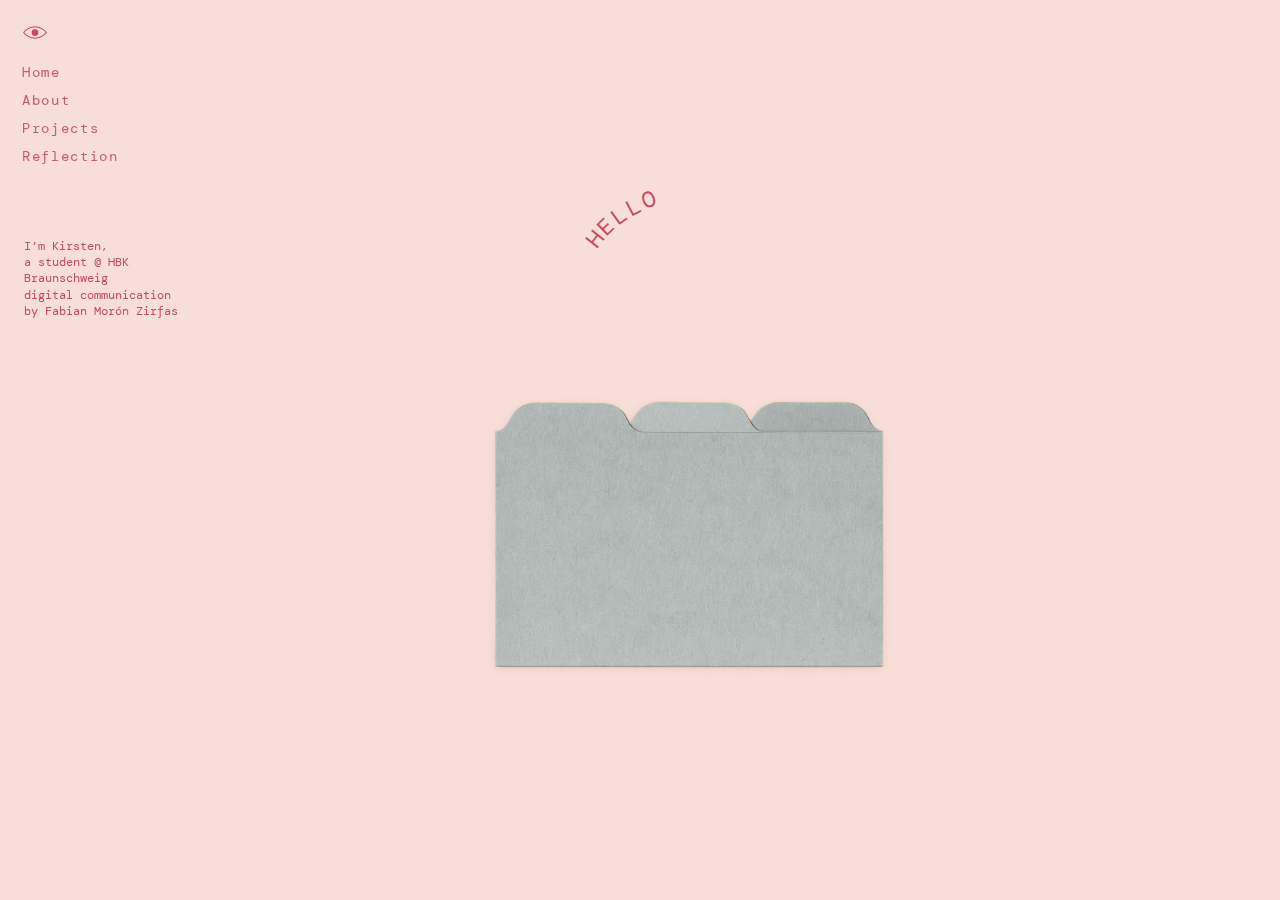
<file: index.html>
<!doctype html>
<html lang="en">
<head>
  <meta charset="utf-8" />
  <meta name="viewport" content="width=device-width, initial-scale=1" />
  <title>Kirsten's Portfolio</title>

  <!-- Fonts -->
  <link rel="preconnect" href="https://fonts.gstatic.com" crossorigin>
  <link href="https://fonts.googleapis.com/css2?family=DM+Mono:wght@300;400;500&family=Inter:wght@300;400;500&display=swap" rel="stylesheet">

  <!-- Styles -->
  <link href="style.css" rel="stylesheet" />

  <!-- p5 first, then your script (deferred so DOM exists) -->
  <!-- <script src="https://cdn.jsdelivr.net/npm/p5@1.9.4/lib/p5.min.js"></script>
  <script defer src="app.js"></script> -->
</head>
<body>
  <main class="page">
    <aside class="sidebar">
      <svg class="eye" viewBox="0 0 64 32" aria-hidden="true">
        <path d="M32 2C14 2 4 16 4 16s10 14 28 14 28-14 28-14S50 2 32 2Z" />
        <circle cx="32" cy="16" r="7" fill="currentColor"/>
      </svg>

      <nav class="nav">
        <a href="index.html" class="nav-link">Home</a>
        <a href="about.html" class="nav-link">About</a>
        <a href="projects.html" class="nav-link">Projects</a>
        <a href="Reflection.html" class="nav-link">Reflection</a>
      </nav>

      <p class="intro">
        I’m Kirsten,<br>
         a student @ HBK Braunschweig<br>
        digital communication<br>
        by Fabian Morón Zirfas
      </p>
    </aside>


   <section class="hero">
  <div class="hero-wrap">
    <!-- Curved hello -->
    <svg class="hello-arc" viewBox="0 0 200 120" aria-hidden="true">
      <defs><path id="helloArc" d="M20,90 A80,80 0 0,1 180,90" /></defs>
      <text class="hello-text">
        <textPath href="#helloArc" startOffset="30%" text-anchor="middle">HELLO</textPath>
      </text>
    </svg>

    <a id="folderBtn" class="folder-hero" href="reflecion.html" aria-label="Open reflexion">
      <img src="images/folder.png" alt="folder" />
    </a>
  </div>
</section>

  </main>
</body>
</html>
</file>
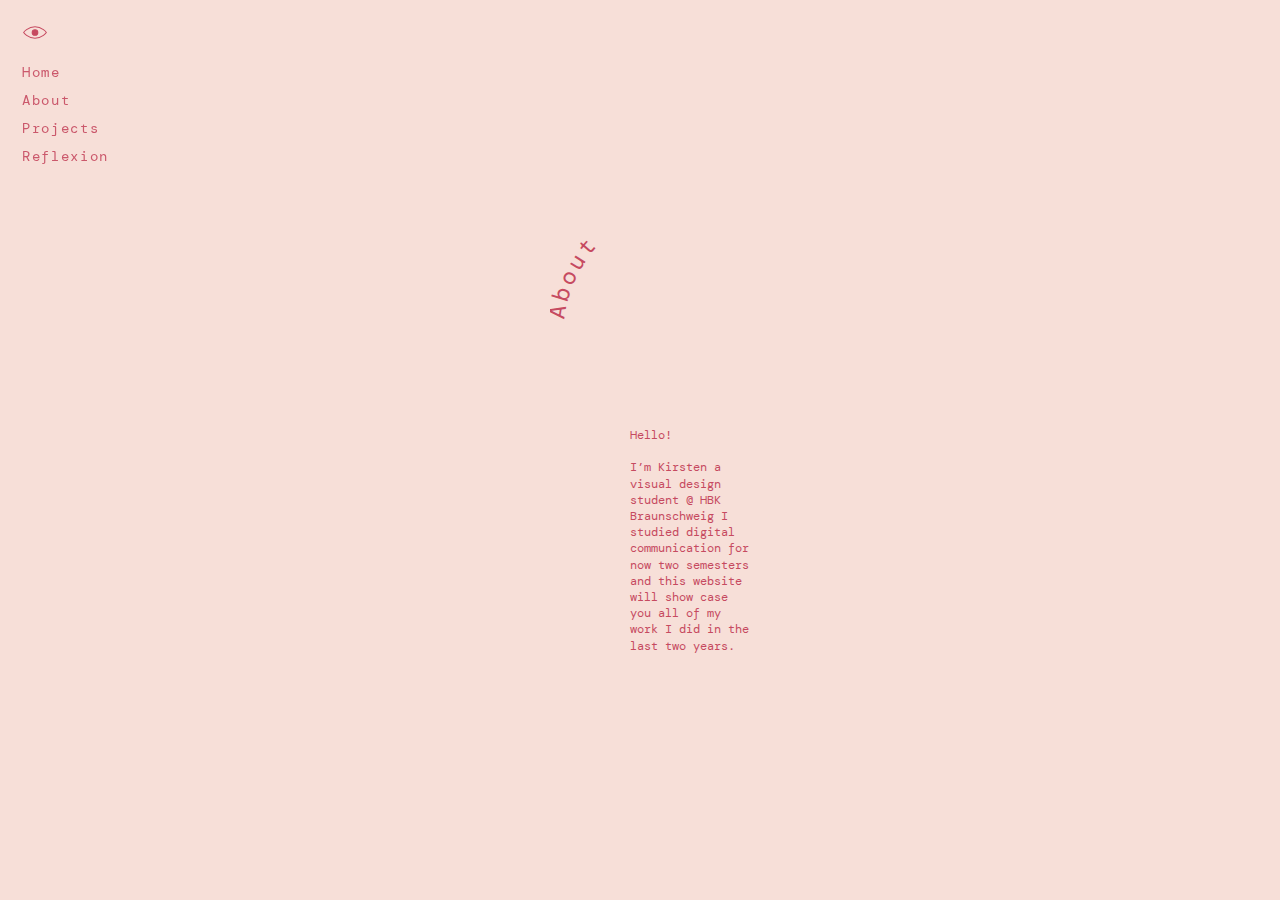
<file: about.html>
<!doctype html>
<html lang="en">
<head>
  <meta charset="utf-8" />
  <meta name="viewport" content="width=device-width, initial-scale=1" />
  <title>Kirsten's Portfolio</title>

  <link rel="preconnect" href="https://fonts.gstatic.com" crossorigin>
  <link href="https://fonts.googleapis.com/css2?family=DM+Mono:wght@300;400;500&family=Inter:wght@300;400;500&display=swap" rel="stylesheet">

  <!-- Styles -->
  <link href="about.css" rel="stylesheet" />

  <!-- p5 first, then your script (deferred so DOM exists) -->
  <!-- <script src="https://cdn.jsdelivr.net/npm/p5@1.9.4/lib/p5.min.js"></script>
  <script defer src="app.js"></script> -->
</head>
<body>
  <main class="page">
    <aside class="sidebar">
      <svg class="eye" viewBox="0 0 64 32" aria-hidden="true">
        <path d="M32 2C14 2 4 16 4 16s10 14 28 14 28-14 28-14S50 2 32 2Z" />
        <circle cx="32" cy="16" r="7" fill="currentColor"/>
      </svg>

      <nav class="nav">
        <a href="home.html" class="nav-link">Home</a>
        <a href="about.html" class="nav-link">About</a>
        <a href="projects.html" class="nav-link">Projects</a>
        <a href="reflexion.html" class="nav-link">Reflexion</a>
      </nav>
    </aside>


   <section class="hero">
  <div class="hero-wrap">
    <!-- Curved HELLO -->
    <svg class="hello-arc" viewBox="0 0 190 120" aria-hidden="true">
      <defs><path id="helloArc" d="M10,70 A80,80 0 0,1 180,90" /></defs>
      <text class="hello-text">
        <textPath href="#helloArc" startOffset="10%" text-anchor="middle">About</textPath>
      </text>
    </svg>
     <p class="intro">
       Hello!<br></br> I’m Kirsten a visual design student @ HBK Braunschweig
        I studied digital communication for now two semesters and this website will show case you all of my work I did in the last two years.
      </p>
</section>

  </main>
</body>
</html>
</file>
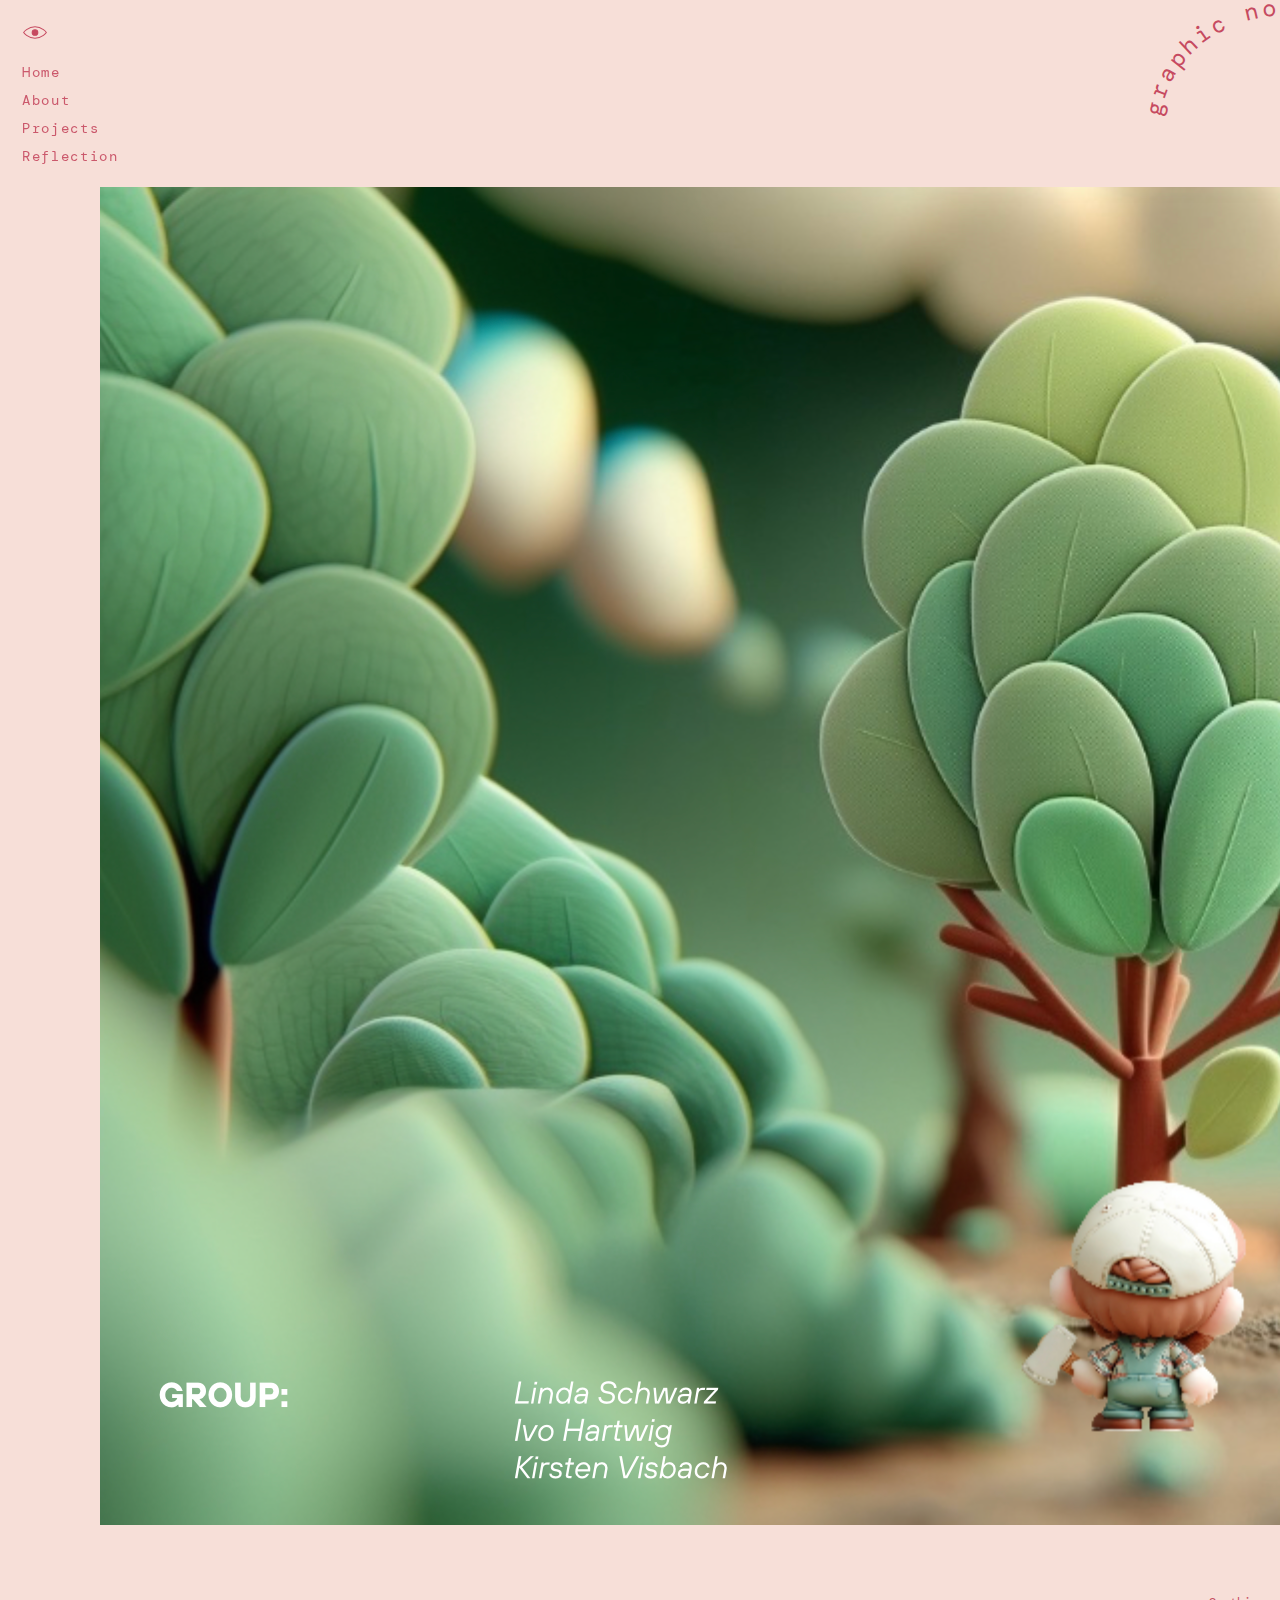
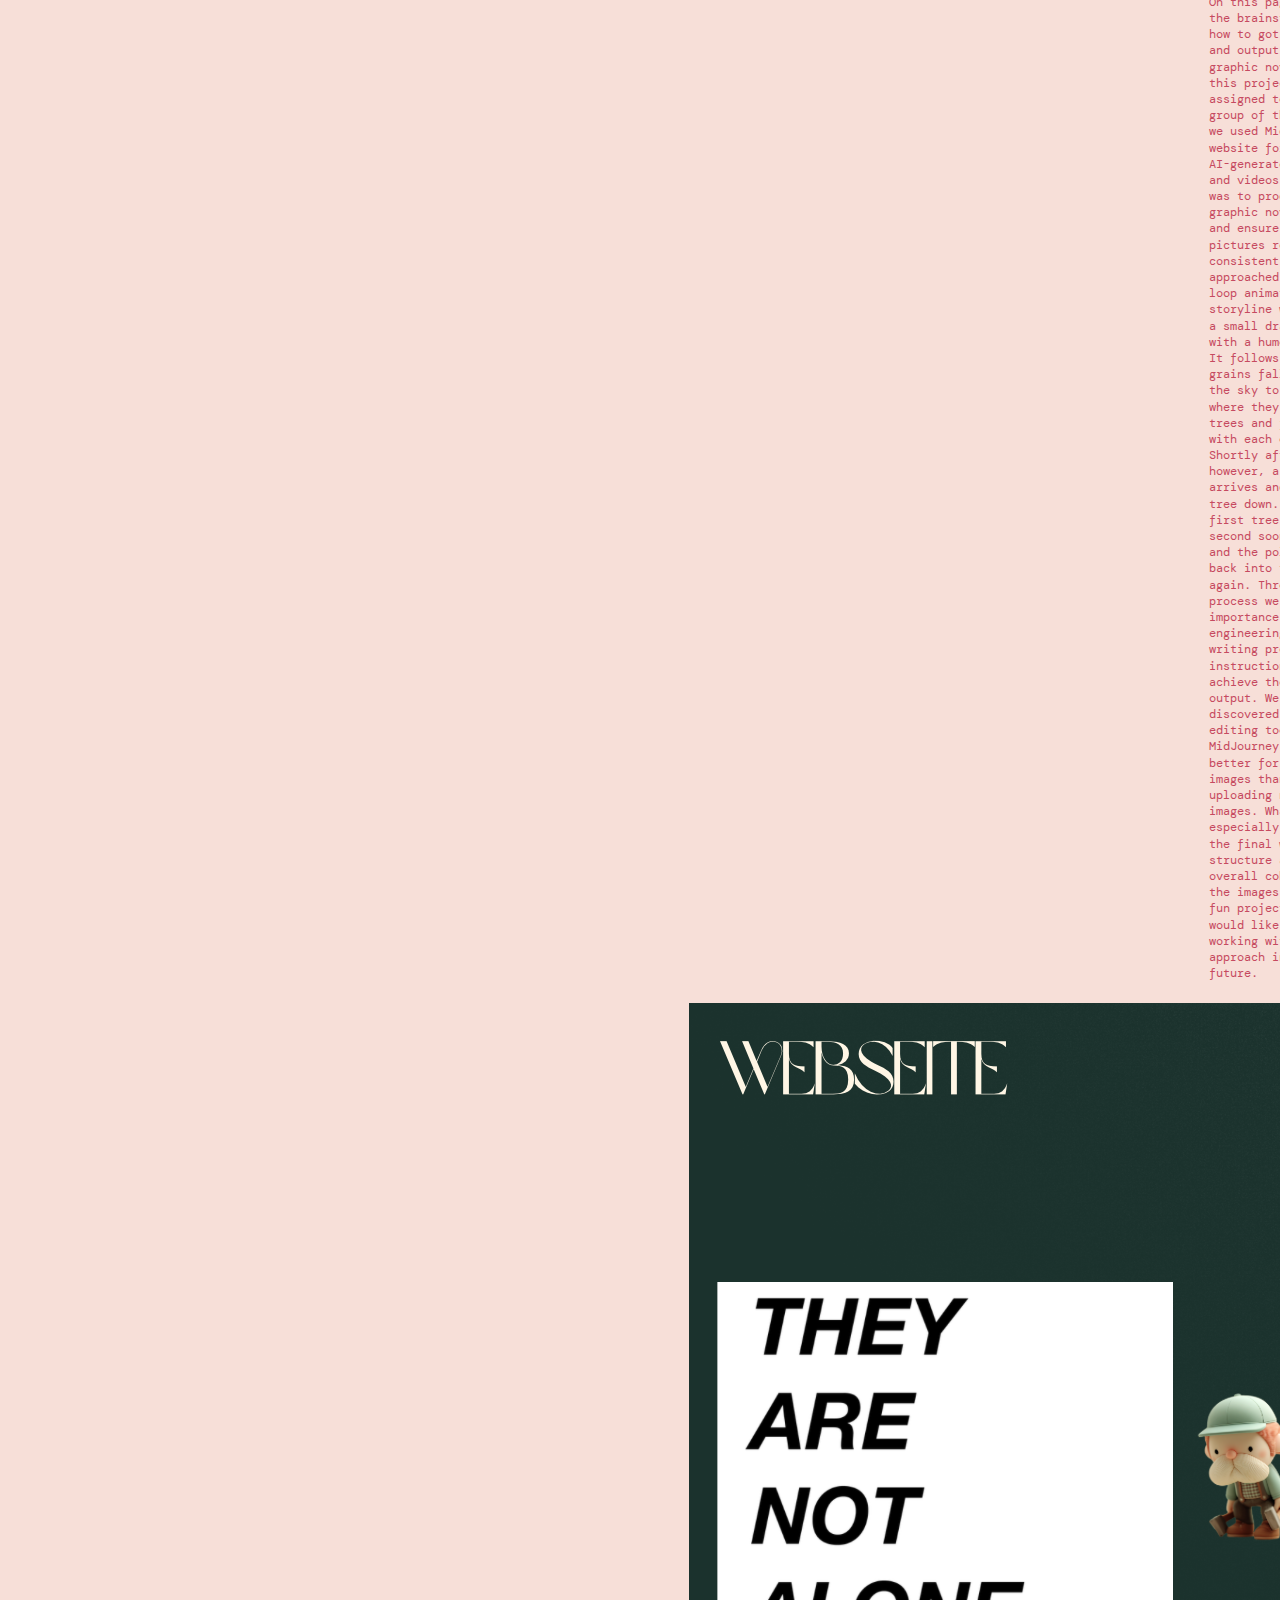
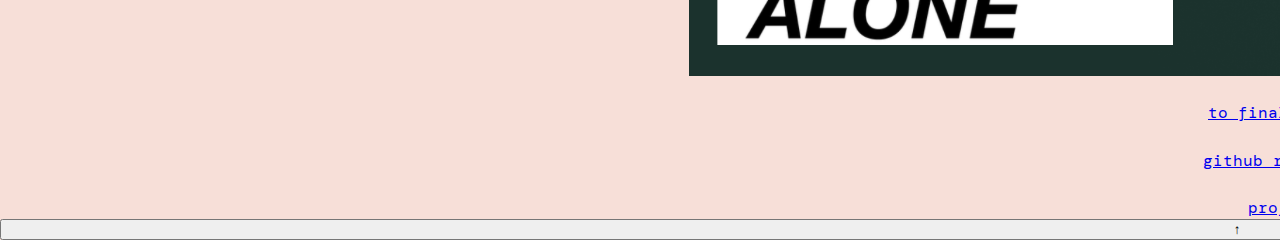
<file: graphicnovel.html>
<!doctype html>
<html lang="en">
<head>
  <meta charset="utf-8" />
  <meta name="viewport" content="width=device-width, initial-scale=1" />
  <title>a-generative-graphic-novel</title>

  <link rel="preconnect" href="https://fonts.gstatic.com" crossorigin>
  <link href="https://fonts.googleapis.com/css2?family=DM+Mono:wght@300;400;500&family=Inter:wght@300;400;500&display=swap" rel="stylesheet">
  <link href="style.css" rel="stylesheet" />
  <script src="app.js"></script>
  
  <!-- <script src="https://cdn.jsdelivr.net/npm/p5@1.9.4/lib/p5.min.js"></script>
  <script defer src="app.js"></script> -->
</head>
<body>
  <main class="page">
    <aside class="sidebar">
      <svg class="eye" viewBox="0 0 64 32" aria-hidden="true">
        <path d="M32 2C14 2 4 16 4 16s10 14 28 14 28-14 28-14S50 2 32 2Z" />
        <circle cx="32" cy="16" r="7" fill="currentColor"/>
      </svg>

      <nav class="nav">
        <a href="index.html" class="nav-link">Home</a>
        <a href="about.html" class="nav-link">About</a>
        <a href="projects.html" class="nav-link">Projects</a>
        <a href="Reflection.html" class="nav-link">Reflection</a>
      </nav>
    </aside>


   <section class="hero">
  <div class="hero-wrap">
     <svg class="hello-arc" viewBox="0 0 190 120" aria-hidden="true">
      <defs><path id="helloArc" d="M10,80 A80,70 0 0,1 180,90" /></defs>
      <text class="hello-text">
        <textPath href="#helloArc" startOffset="30%" text-anchor="middle">graphic novel</textPath>
      </text>
    </svg>
    
    <a href="https://www.canva.com/design/DAGsN18Jlw4/VsTL5c9H2ER5AGRiDi23nA/edit?utm_content=DAGsN18Jlw4&utm_campaign=designshare&utm_medium=link2&utm_source=sharebutton"><img class="img" src="images/graphic-novel.png" alt=""/> </a>
    <p class="intro">
      On this page you find the brainstorming on how to got our ideas and output for our graphic novel.
      For this project I was assigned to work in a group of three, where we used MidJourney, a website for creating AI-generated images and videos. The goal was to produce a graphic novel using AI and ensure that the pictures remained consistent, which we approached through a loop animation.

The storyline was built as a small dramaturgy with a humorous twist. It follows two pollen grains falling from the sky to the earth, where they grow into trees and fall in love with each other. Shortly after, however, a lumberjack arrives and cuts one tree down. When the first tree falls, the second soon follows, and the pollen rise back into the sky again.

Through this process we learned the importance of prompt engineering and writing precise instructions to achieve the desired output. We also discovered that the editing tool in MidJourney worked better for refining images than repeatedly uploading new input images.

What worked especially well was the final website structure and the overall coherence of the images. It was a fun project, and I would like to continue working with this approach in the future.
    </p>
    <img src="images/websitestructure.png" alt="Diagram showing the structure of a graphic novel website. The diagram includes large bold text blocks reading THEY ARE NOT ALONE and THE TREES WILL GROW, accompanied by two cartoon characters resembling lumberjacks. The right side contains an info section with bullet points in German about Javascript code, frame sizes, text and scene separation, reader engagement, and responsive design for mobile devices. The overall tone is playful and creative, set against a dark green background."/>

    <a href="https://hbk-bs.github.io/a-generative-graphic-novel-graphik_linda_kirsten_ivo/" class="projects">to final project</a>
     <a href="https://github.com/hbk-bs/a-generative-graphic-novel-graphik_linda_kirsten_ivo" class="projects">github repository</a>
 <a href="projects.html" class="projects">projects</a>
</section>
<button id="goToTop" title="Go to top">↑</button>

  </main>
</body>
</html>
</file>
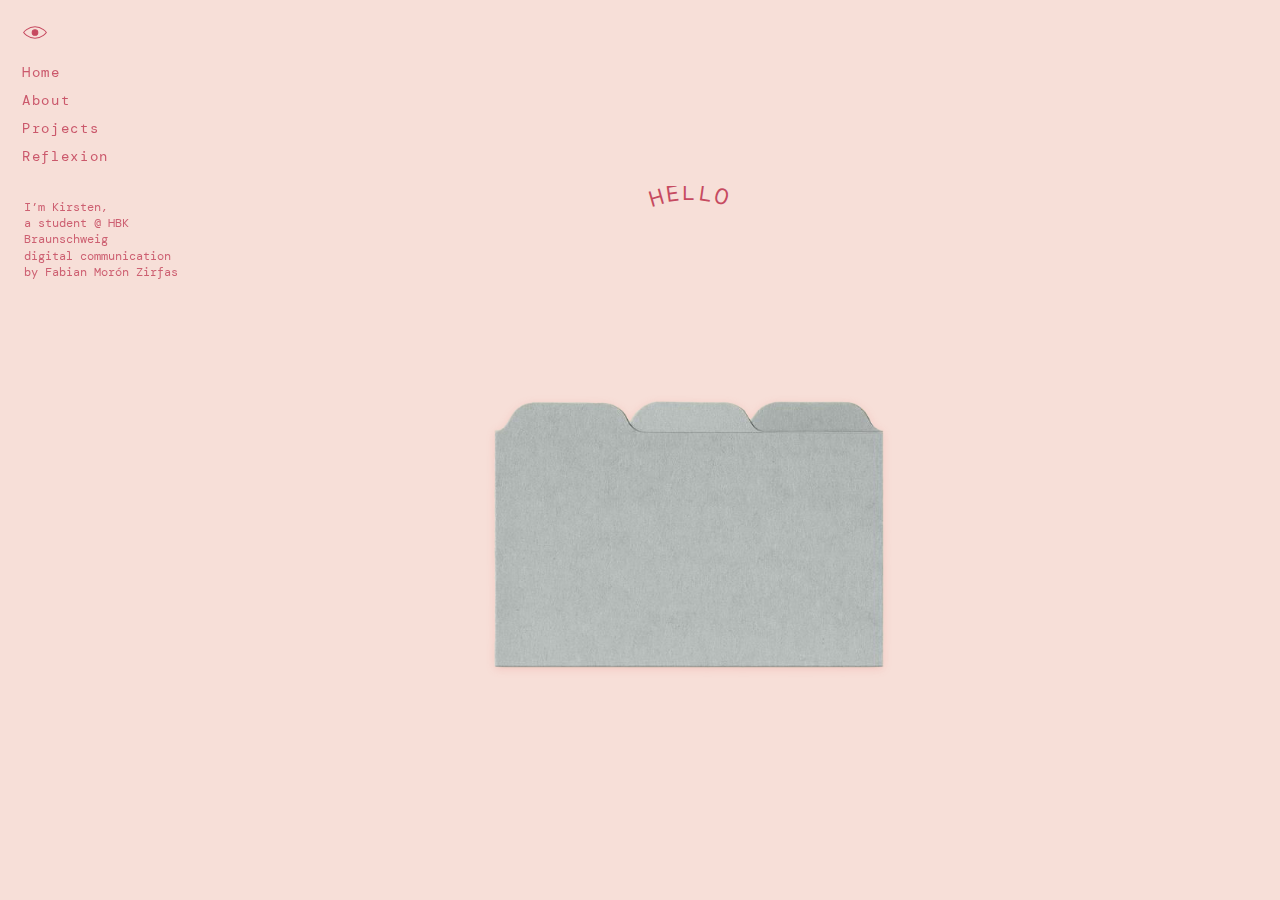
<file: home.html>
<!doctype html>
<html lang="en">
<head>
  <meta charset="utf-8" />
  <meta name="viewport" content="width=device-width, initial-scale=1" />
  <title>Kirsten's Portfolio</title>

  <!-- Fonts -->
  <link rel="preconnect" href="https://fonts.gstatic.com" crossorigin>
  <link href="https://fonts.googleapis.com/css2?family=DM+Mono:wght@300;400;500&family=Inter:wght@300;400;500&display=swap" rel="stylesheet">

  <!-- Styles -->
  <link href="indexstyle.css" rel="stylesheet" />

  <!-- p5 first, then your script (deferred so DOM exists) -->
  <!-- <script src="https://cdn.jsdelivr.net/npm/p5@1.9.4/lib/p5.min.js"></script>
  <script defer src="app.js"></script> -->
</head>
<body>
  <main class="page">
    <aside class="sidebar">
      <svg class="eye" viewBox="0 0 64 32" aria-hidden="true">
        <path d="M32 2C14 2 4 16 4 16s10 14 28 14 28-14 28-14S50 2 32 2Z" />
        <circle cx="32" cy="16" r="7" fill="currentColor"/>
      </svg>

      <nav class="nav">
        <a href="home.html" class="nav-link">Home</a>
        <a href="about.html" class="nav-link">About</a>
        <a href="projects.html" class="nav-link">Projects</a>
        <a href="reflexion.html" class="nav-link">Reflexion</a>
      </nav>

      <p class="intro">
        I’m Kirsten,<br>
         a student @ HBK Braunschweig<br>
        digital communication<br>
        by Fabian Morón Zirfas
      </p>
    </aside>


   <section class="hero">
  <div class="hero-wrap">
    <!-- Curved hello -->
    <svg class="hello-arc" viewBox="0 0 200 120" aria-hidden="true">
      <defs><path id="helloArc" d="M20,90 A80,80 0 0,1 180,90" /></defs>
      <text class="hello-text">
        <textPath href="#helloArc" startOffset="50%" text-anchor="middle">HELLO</textPath>
      </text>
    </svg>

    <a id="folderBtn" class="folder-hero" href="reflexion.html" aria-label="Open reflexion">
      <img src="images/folder.png" alt="folder" />
    </a>
  </div>
</section>

  </main>
</body>
</html>
</file>
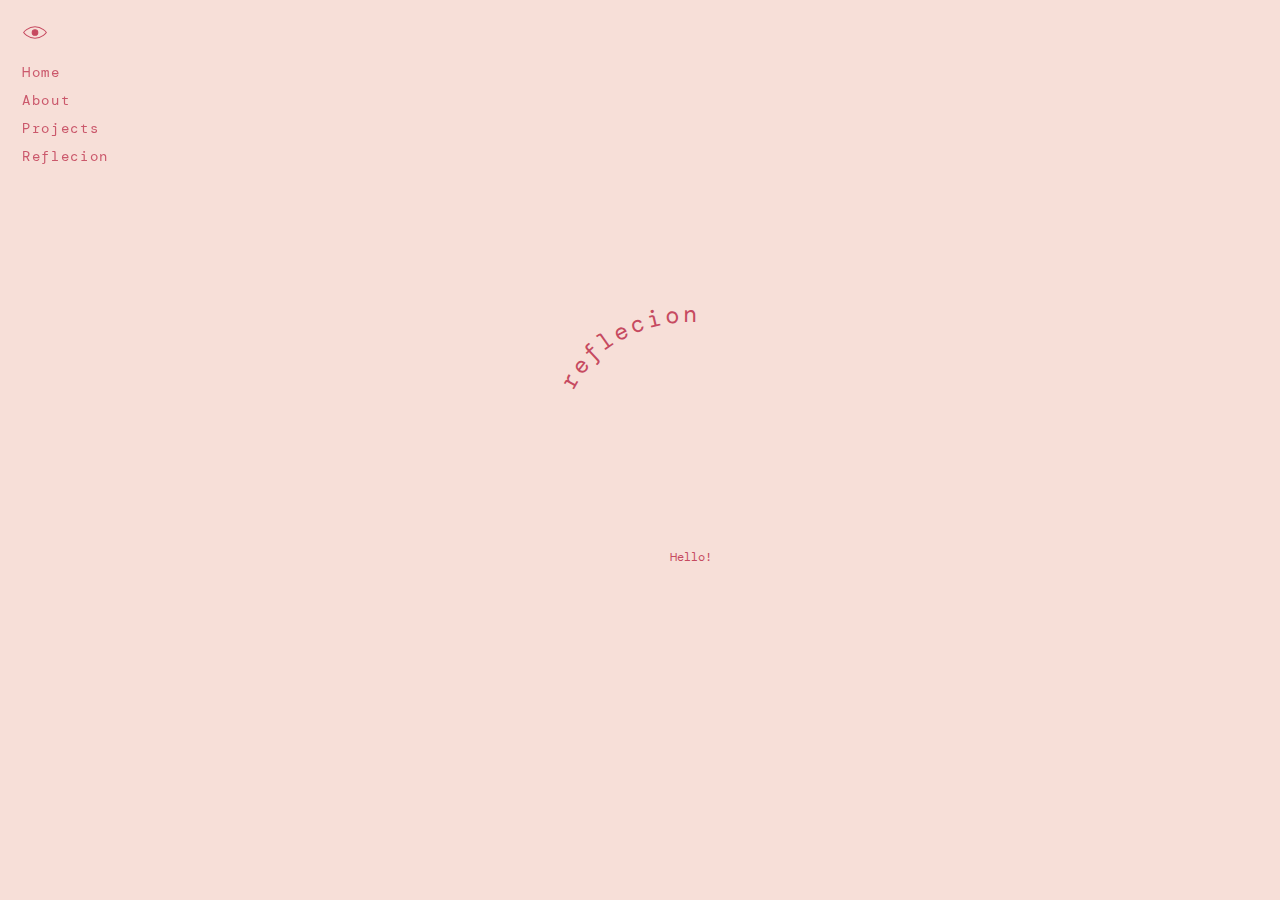
<file: reflecion.html>
<!doctype html>
<html lang="en">
<head>
  <meta charset="utf-8" />
  <meta name="viewport" content="width=device-width, initial-scale=1" />
  <title>Kirsten's Portfolio</title>

  <link rel="preconnect" href="https://fonts.gstatic.com" crossorigin>
  <link href="https://fonts.googleapis.com/css2?family=DM+Mono:wght@300;400;500&family=Inter:wght@300;400;500&display=swap" rel="stylesheet">

  <!-- Styles -->
  <link href="style.css" rel="stylesheet" />

  <!-- p5 first, then your script (deferred so DOM exists) -->
  <!-- <script src="https://cdn.jsdelivr.net/npm/p5@1.9.4/lib/p5.min.js"></script>
  <script defer src="app.js"></script> -->
</head>
<body>
  <main class="page">
    <aside class="sidebar">
      <svg class="eye" viewBox="0 0 64 32" aria-hidden="true">
        <path d="M32 2C14 2 4 16 4 16s10 14 28 14 28-14 28-14S50 2 32 2Z" />
        <circle cx="32" cy="16" r="7" fill="currentColor"/>
      </svg>

      <nav class="nav">
        <a href="index.html" class="nav-link">Home</a>
        <a href="about.html" class="nav-link">About</a>
        <a href="projects.html" class="nav-link">Projects</a>
        <a href="reflecion.html" class="nav-link">Reflecion</a>
      </nav>
    </aside>


   <section class="hero">
  <div class="hero-wrap">
     <svg class="hello-arc" viewBox="0 0 190 120" aria-hidden="true">
      <defs><path id="helloArc" d="M10,80 A80,70 0 0,1 180,90" /></defs>
      <text class="hello-text">
        <textPath href="#helloArc" startOffset="30%" text-anchor="middle">reflecion</textPath>
      </text>
    </svg>
     <p class="intro">
       Hello!<br></br> 
      </p>
</section>

  </main>
</body>
</html>
</file>
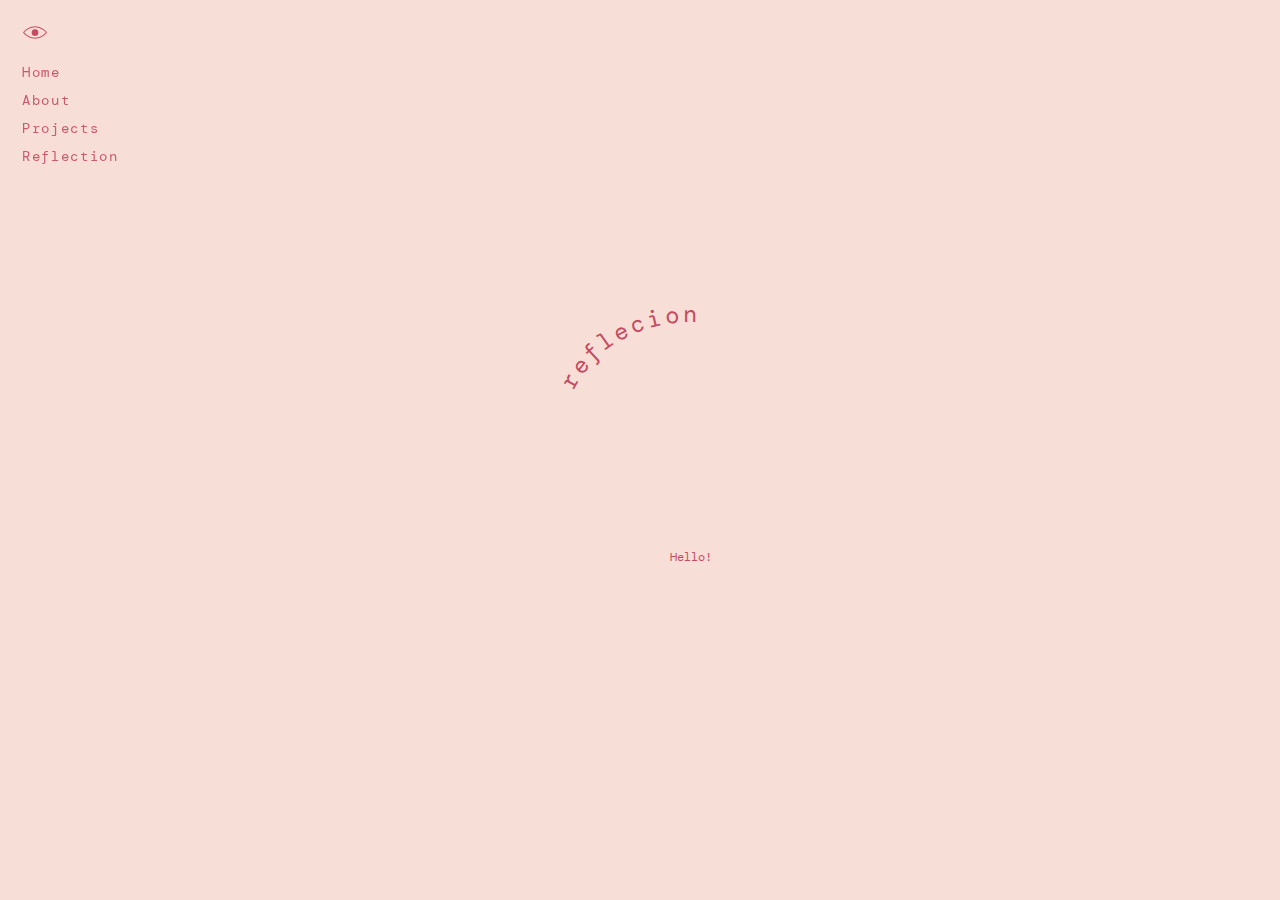
<file: Reflection.html>
<!doctype html>
<html lang="en">
<head>
  <meta charset="utf-8" />
  <meta name="viewport" content="width=device-width, initial-scale=1" />
  <title>Kirsten's Portfolio</title>

  <link rel="preconnect" href="https://fonts.gstatic.com" crossorigin>
  <link href="https://fonts.googleapis.com/css2?family=DM+Mono:wght@300;400;500&family=Inter:wght@300;400;500&display=swap" rel="stylesheet">

  <!-- Styles -->
  <link href="style.css" rel="stylesheet" />

  <!-- p5 first, then your script (deferred so DOM exists) -->
  <!-- <script src="https://cdn.jsdelivr.net/npm/p5@1.9.4/lib/p5.min.js"></script>
  <script defer src="app.js"></script> -->
</head>
<body>
  <main class="page">
    <aside class="sidebar">
      <svg class="eye" viewBox="0 0 64 32" aria-hidden="true">
        <path d="M32 2C14 2 4 16 4 16s10 14 28 14 28-14 28-14S50 2 32 2Z" />
        <circle cx="32" cy="16" r="7" fill="currentColor"/>
      </svg>

      <nav class="nav">
        <a href="index.html" class="nav-link">Home</a>
        <a href="about.html" class="nav-link">About</a>
        <a href="projects.html" class="nav-link">Projects</a>
        <a href="Reflection.html" class="nav-link">Reflection</a>
      </nav>
    </aside>


   <section class="hero">
  <div class="hero-wrap">
     <svg class="hello-arc" viewBox="0 0 190 120" aria-hidden="true">
      <defs><path id="helloArc" d="M10,80 A80,70 0 0,1 180,90" /></defs>
      <text class="hello-text">
        <textPath href="#helloArc" startOffset="30%" text-anchor="middle">reflecion</textPath>
      </text>
    </svg>
     <p class="intro">
       Hello!<br></br> 
      </p>
</section>

  </main>
</body>
</html>
</file>
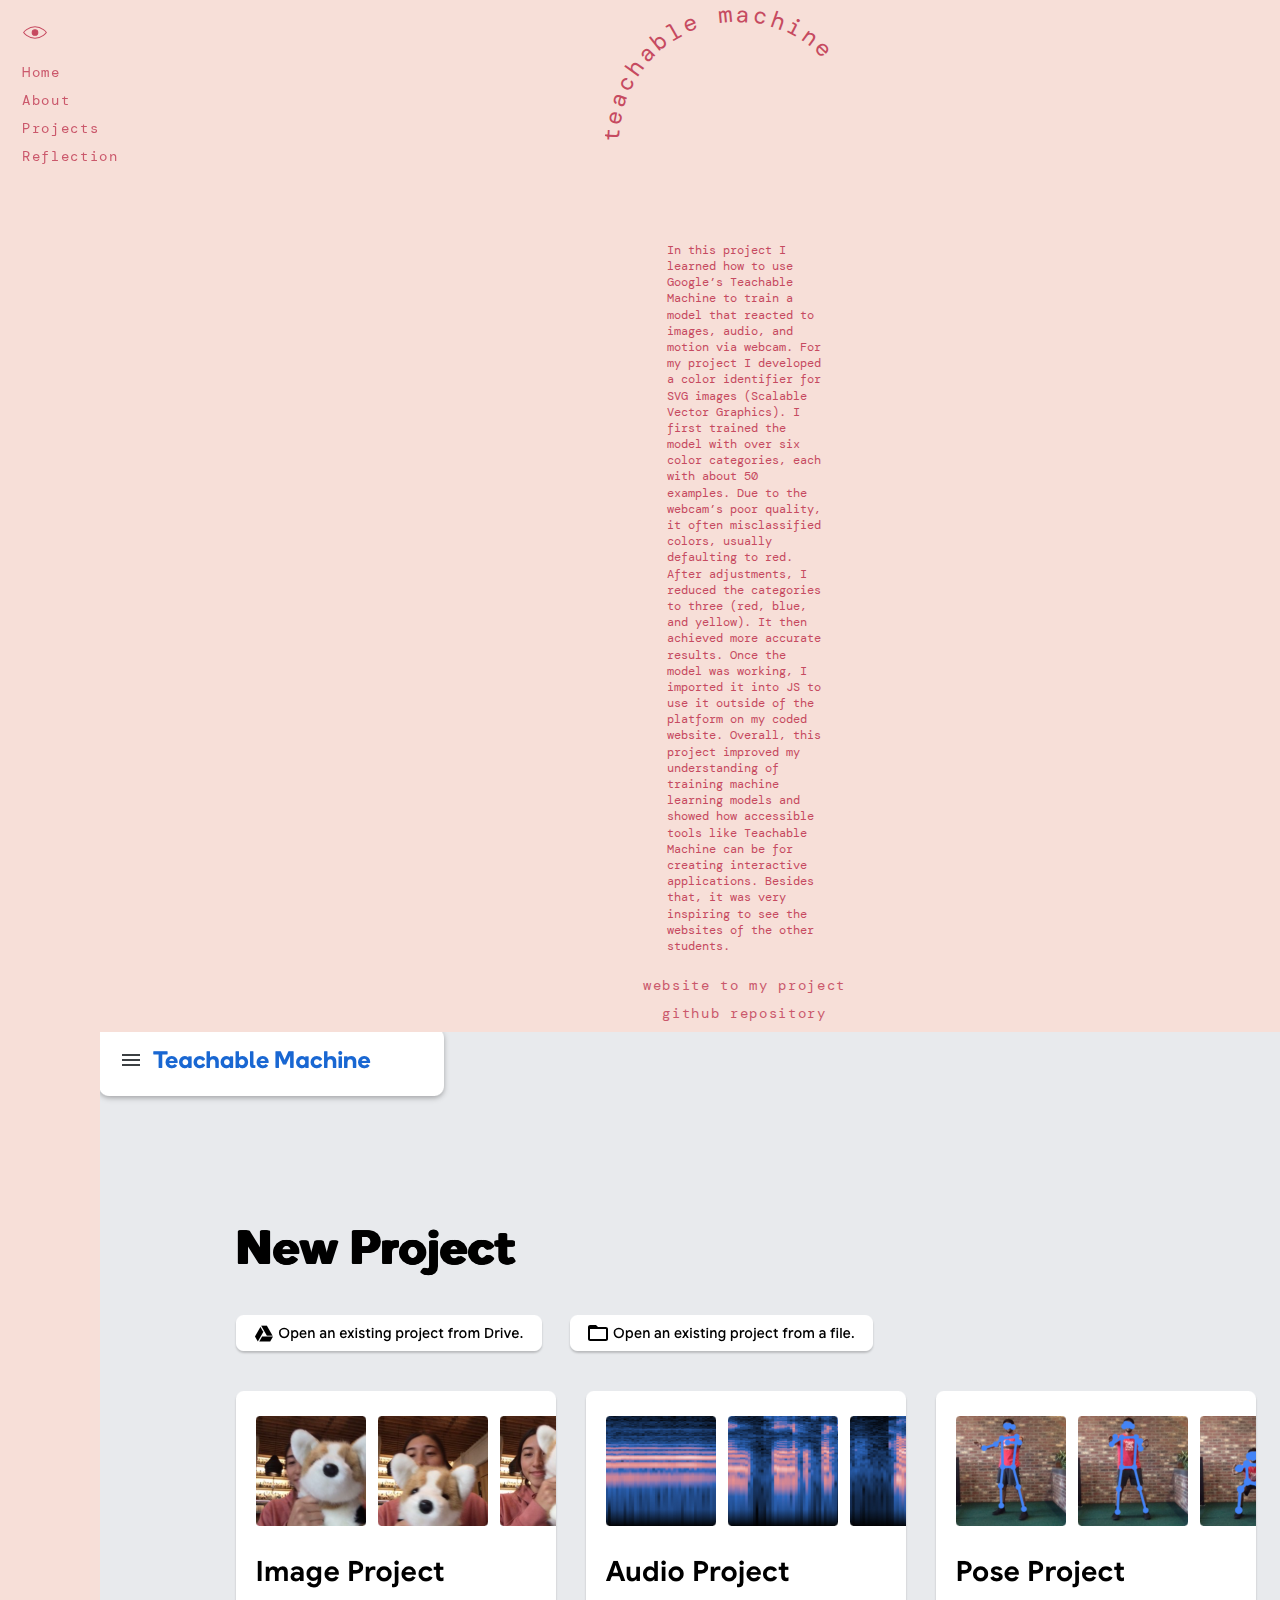
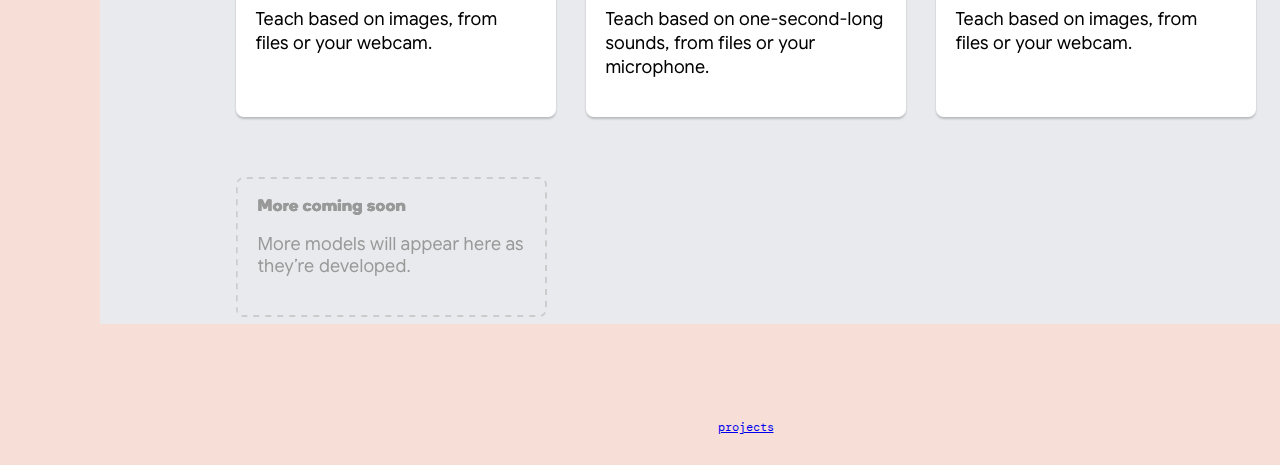
<file: teachable-machine.html>
<!doctype html>
<html lang="en">
<head>
  <meta charset="utf-8" />
  <meta name="viewport" content="width=device-width, initial-scale=1" />
  <title>teachable-machine</title>

  <link rel="preconnect" href="https://fonts.gstatic.com" crossorigin>
  <link href="https://fonts.googleapis.com/css2?family=DM+Mono:wght@300;400;500&family=Inter:wght@300;400;500&display=swap" rel="stylesheet">
  <link href="style.css" rel="stylesheet" />
  <!-- <script src="https://cdn.jsdelivr.net/npm/p5@1.9.4/lib/p5.min.js"></script>
  <script defer src="app.js"></script> -->
</head>
<body>
  <main class="page">
    <aside class="sidebar">
      <svg class="eye" viewBox="0 0 64 32" aria-hidden="true">
        <path d="M32 2C14 2 4 16 4 16s10 14 28 14 28-14 28-14S50 2 32 2Z" />
        <circle cx="32" cy="16" r="7" fill="currentColor"/>
      </svg>

      <nav class="nav">
        <a href="index.html" class="nav-link">Home</a>
        <a href="about.html" class="nav-link">About</a>
        <a href="projects.html" class="nav-link">Projects</a>
        <a href="Reflection.html" class="nav-link">Reflection</a>
      </nav>
    </aside>


   <section class="hero">
  <div class="hero-wrap">
    <svg class="hello-arc" viewBox="0 0 190 120" aria-hidden="true">
      <defs><path id="helloArc" d="M10,100 A80,80 0 0,1 170,90" /></defs>
      <text class="hello-text">
        <textPath href="#helloArc" startOffset="40%" text-anchor="middle">teachable machine</textPath>
      </text>
    </svg>
     <p class="intro">
      In this project I learned how to use Google’s Teachable Machine to train a model that reacted to images, audio, and motion via webcam. For my project I developed a color identifier for SVG images (Scalable Vector Graphics).
I first trained the model with over six color categories, each with about 50 examples. Due to the webcam’s poor quality, it often misclassified colors, usually defaulting to red. After adjustments, I reduced the categories to three (red, blue, and yellow). It then achieved more accurate results.
Once the model was working, I imported it into JS to use it outside of the platform on my coded website. Overall, this project improved my understanding of training machine learning models and showed how accessible tools like Teachable Machine can be for creating interactive applications. Besides that, it was very inspiring to see the websites of the other students.
</p>
<a href="https://hbk-bs.github.io/teachable-machine-kaltesommer/" class="nav-link">website to my project</a>
<a href="https://github.com/hbk-bs/teachable-machine-kaltesommer" class="nav-link">github repository</a>
<img src="images/teachable-machine.png" alt="interface teachable machine" /></a>
 <br><a href="projects.html" class="intro">projects</a></br>
</section>

  </main>
</body>
</html>
</file>
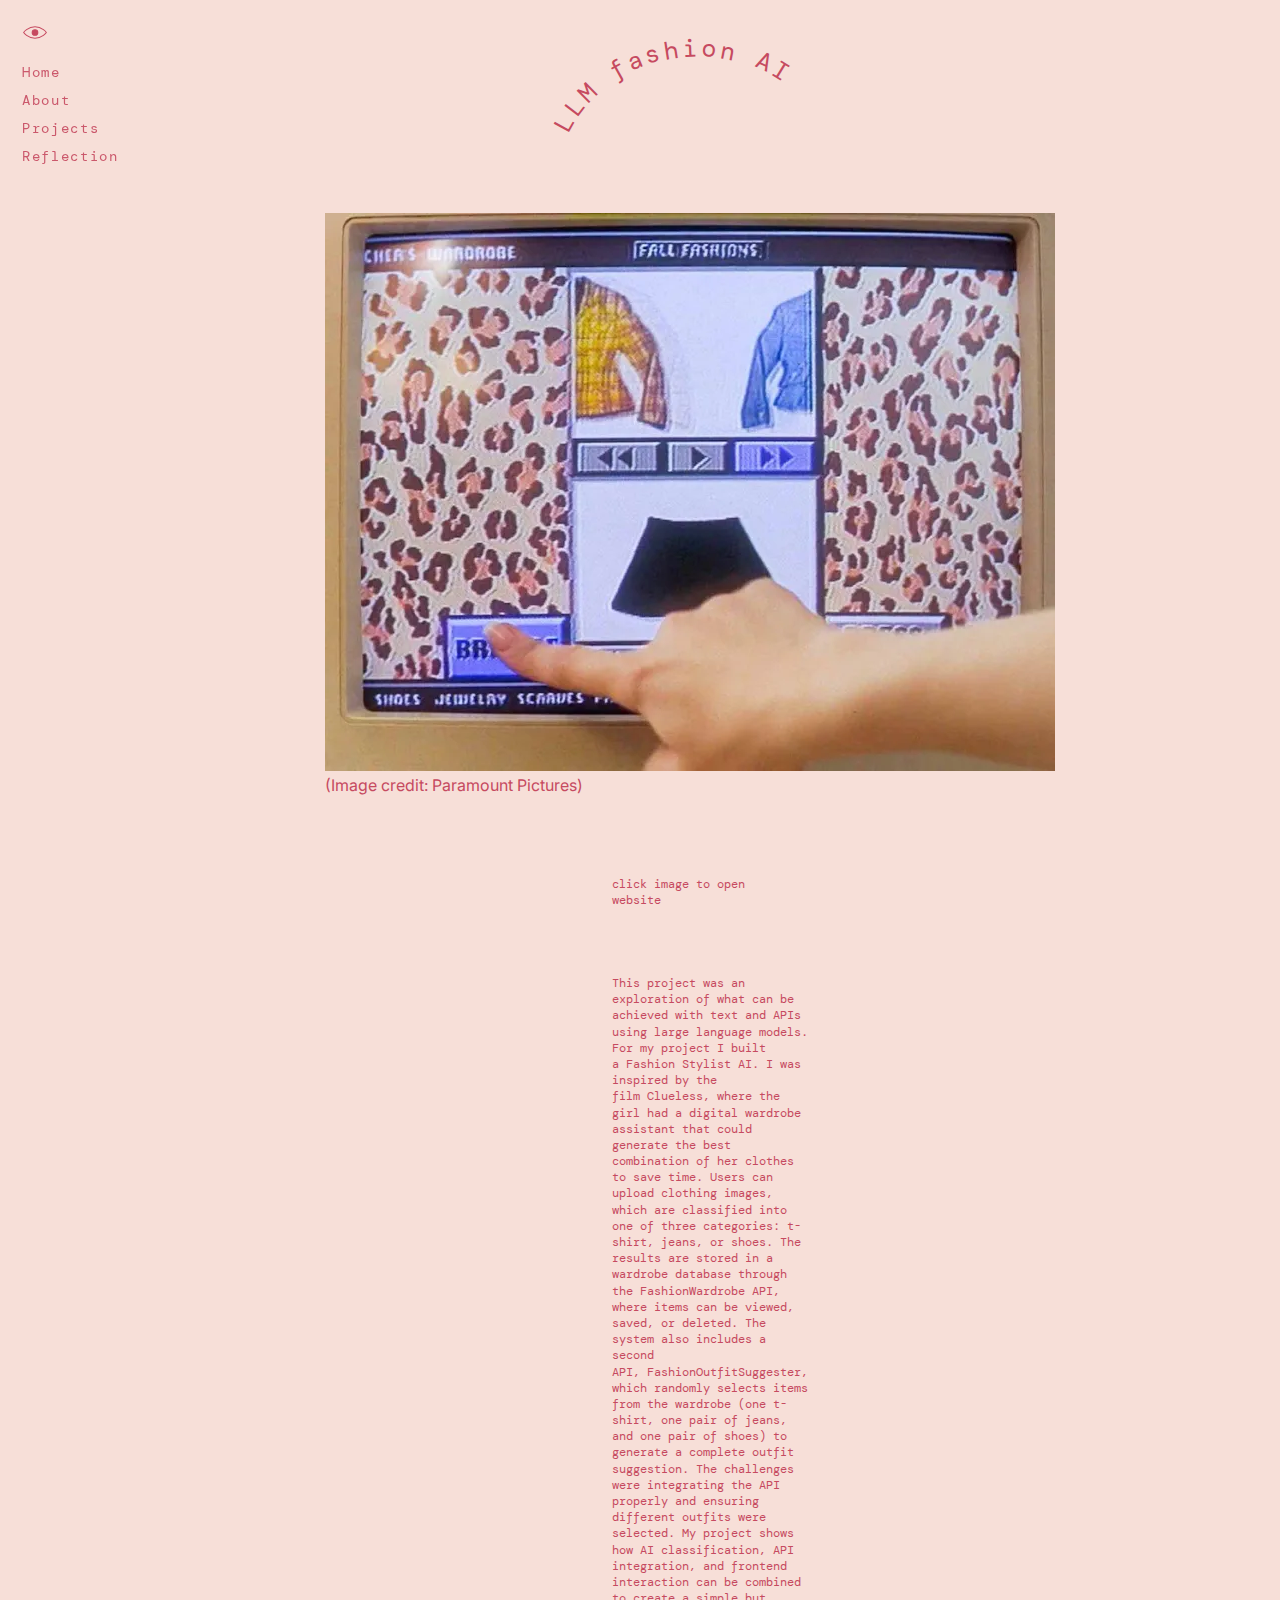
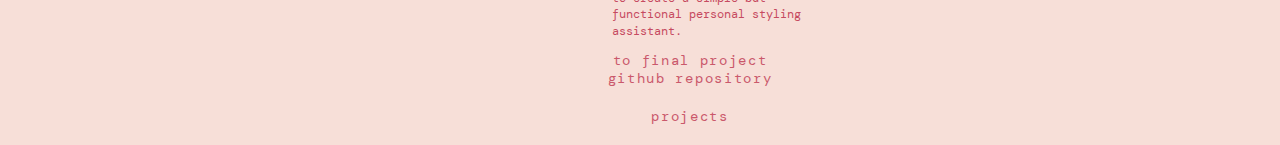
<file: ttui.html>
<!doctype html>
<html lang="en">
<head>
  <meta charset="utf-8" />
  <meta name="viewport" content="width=device-width, initial-scale=1" />
  <title>teachable-machine</title>

  <link rel="preconnect" href="https://fonts.gstatic.com" crossorigin>
  <link href="https://fonts.googleapis.com/css2?family=DM+Mono:wght@300;400;500&family=Inter:wght@300;400;500&display=swap" rel="stylesheet">

  <!-- Styles -->
  <link href="style.css" rel="stylesheet" />

  <!-- p5 first, then your script (deferred so DOM exists) -->
  <!-- <script src="https://cdn.jsdelivr.net/npm/p5@1.9.4/lib/p5.min.js"></script>
  <script defer src="app.js"></script> -->
</head>
<body>
  <main class="page">
    <aside class="sidebar">
      <svg class="eye" viewBox="0 0 64 32" aria-hidden="true">
        <path d="M32 2C14 2 4 16 4 16s10 14 28 14 28-14 28-14S50 2 32 2Z" />
        <circle cx="32" cy="16" r="7" fill="currentColor"/>
      </svg>

      <nav class="nav">
        <a href="index.html" class="nav-link">Home</a>
        <a href="about.html" class="nav-link">About</a>
        <a href="projects.html" class="nav-link">Projects</a>
        <a href="Reflection.html" class="nav-link">Reflection</a>
      </nav>
    </aside>


   <section class="hero">
  <div class="hero-wrap">
    <!-- Curved HELLO -->
    <svg class="hello-arc" viewBox="0 0 180 120" aria-hidden="true">
      <defs><path id="helloArc" d="M10,90 A90,80 0 0,1 180,90" /></defs>
      <text class="hello-text">
        <textPath href="#helloArc" startOffset="40%" text-anchor="middle">LLM fashion AI</textPath>
      </text>
    </svg>
    <figure>
      <a id="folderBtn" class="folder-hero3" href="https://hbk-bs.github.io/text-the-universal-interface-kaltesommer/" aria-label="Open reflexion">
          <img src="images/clueles.webp" alt="clueles digital wardrobe" /></a>
          <figcaption>(Image credit: Paramount Pictures)</figcaption>
        </figure>
        <p class="intro">click image to open website</p>
    </div>
     <p class="intro">
      This project was an exploration of what can be achieved with text and APIs using large language models.

For my project I built a Fashion Stylist AI. I was inspired by the film Clueless, where the girl had a digital wardrobe assistant that could generate the best combination of her clothes to save time.

Users can upload clothing images, which are classified into one of three categories: t-shirt, jeans, or shoes. The results are stored in a wardrobe database through the FashionWardrobe API, where items can be viewed, saved, or deleted.

The system also includes a second API, FashionOutfitSuggester, which randomly selects items from the wardrobe (one t-shirt, one pair of jeans, and one pair of shoes) to generate a complete outfit suggestion.

The challenges were integrating the API properly and ensuring different outfits were selected.

My project shows how AI classification, API integration, and frontend interaction can be combined to create a simple but functional personal styling assistant.</p>
<a href="https://hbk-bs.github.io/text-the-universal-interface-kaltesommer/" class="nav-link">to final project</a>
<a href="https://github.com/hbk-bs/text-the-universal-interface-kaltesommer" class="nav-link">github repository</a>
 <br><a href="projects.html" class="nav-link">projects</a></br>
</section>

  </main>
</body>
</html>
</file>
<file: style.css>
:root{
  --bg: #f7dfd8;     
  --ink: #c64a60;    
}

*{ box-sizing:border-box; }
html, body{
  margin:0;
  height:100%;
  background:var(--bg);
  color:var(--ink);
  -webkit-font-smoothing:antialiased;
  text-rendering:optimizeLegibility;
}
body{
  font-family: "Inter", system-ui, -apple-system, Segoe UI, Roboto, Arial, sans-serif;
}

/* das layout */
.page{
  min-height:100svh;
  display:grid;
  grid-template-columns:1fr;
}

.sidebar{
  position:fixed;
  inset:0 auto 0 0;
  width:min(180px, 42vw);
  padding:22px 18px;
  display:flex;
  flex-direction:column;
  gap:18px;
}
.eye{
  width:26px;
  height:auto;
  color:var(--ink);
  fill:none;
  stroke:currentColor;
  stroke-width:2.5px;
}
.nav{
  display:flex;
  flex-direction:column;
  gap:10px;
  margin-top:6px;
}
.nav-link{
  font-family:"DM Mono", ui-monospace, SFMono-Regular, Menlo, Consolas, monospace;
  font-size:13px;
  letter-spacing:0.12em;
  text-decoration:none;
  color:var(--ink);
  opacity:.9;
}
.nav-link:hover{ opacity:1; text-decoration:underline; }

.intro{
  font-family:"DM Mono", ui-monospace, SFMono-Regular, Menlo, Consolas, monospace;
  font-size: 14px;
  line-height:1.35;
  letter-spacing:.0.4em;
  max-width: 700px;
  padding: 5px 00 0 2px;;
  margin-top:50px;
  display: flex;
}

.folder-button{
  background:transparent;
  border:none;
  padding:0;
  cursor:pointer;
  transition: transform .15s ease; 
}
.folder-button:hover{ 
  transform: translateY(-2px); }
.folder-button img{
  width:72px;
  height:auto;
  filter: drop-shadow(0 2px 4px rgba(0,0,0,.15));
}

.hero{
  min-height: 100svh;
  display: grid;
  place-items: center;
  margin-left: min(100px, 42vw); /* matches your sidebar width rule */
}
.hero-wrap{
  display: grid;
  place-items: center;
  gap: 10px;
  width: 100%;
}

.hello-arc{ width: clamp(10px, 60vw, 280px); height: auto; }
.hello-text{
  font-family:"DM Mono", ui-monospace, SFMono-Regular, Menlo, Consolas, monospace;
  font-size: 16px;
  letter-spacing: 0.12em;
  fill: var(--ink);
}

.folder-hero img{
  width: clamp(220px, 60vw, 420px);
  height: auto;
  display: block;
  filter: drop-shadow(0 2px 4px rgba(228, 66, 66, 0.15));
}
#sketch-holder canvas{
  width:100% !important;
  height:auto !important;
  display:block;
}

.projects{
  font-family:"DM Mono", ui-monospace, SFMono-Regular, Menlo, Consolas, monospace;
  font-size:15px;
  line-height:1.35;
  letter-spacing:none;
  max-width: 35ch;
  padding: 10px 0 0 2px;;
  margin-top:6px;
}

@media (min-width:900px){
  #sketch-holder{ margin-left:220px; }
  .sidebar{ width:220px; padding:26px 22px; }
  .nav-link{ font-size:14px; }
  .intro{ font-size:12px; max-width:160px; }
  .projects{ font-size:16px; max-width:45ch;}
}
</file>
<file: about.css>
:root{
  --bg: #f7dfd8;     /* soft pink background */
  --ink: #c64a60;    /* rose text */
}

/* Base */
*{ box-sizing:border-box; }
html, body{
  margin:0;
  height:100%;
  background:var(--bg);
  color:var(--ink);
  -webkit-font-smoothing:antialiased;
  text-rendering:optimizeLegibility;
}
body{
  font-family: "Inter", system-ui, -apple-system, Segoe UI, Roboto, Arial, sans-serif;
}

/* Layout */
.page{
  min-height:100svh;
  display:grid;
  grid-template-columns:1fr;
}

/* Sidebar (mobile-first) */
.sidebar{
  position:fixed;
  inset:0 auto 0 0;
  width:min(180px, 42vw);
  padding:22px 18px;
  display:flex;
  flex-direction:column;
  gap:18px;
}
.eye{
  width:26px;
  height:auto;
  color:var(--ink);
  fill:none;
  stroke:currentColor;
  stroke-width:2.5px;
}
.nav{
  display:flex;
  flex-direction:column;
  gap:10px;
  margin-top:6px;
}
.nav-link{
  font-family:"DM Mono", ui-monospace, SFMono-Regular, Menlo, Consolas, monospace;
  font-size:13px;
  letter-spacing:0.12em;
  text-decoration:none;
  color:var(--ink);
  opacity:.9;
}
.nav-link:hover{ opacity:1; text-decoration:underline; }

.intro{
  font-family:"DM Mono", ui-monospace, SFMono-Regular, Menlo, Consolas, monospace;
  font-size:0.rem;
  line-height:1.35;
  letter-spacing:.0.4em;
  max-width: 700px;
  padding: 10px 0 0 2px;;
  margin-top:6px;
  opacity:.0.1;
  padding: 20px 20px;
  display: flex;
  align-items: center;
}

.hero{
  min-height: 100svh;
  display: grid;
  place-items: center;
  margin-left: min(100px, 42vw); /* matches your sidebar width rule */
}
.hero-wrap{
  display: grid;
  place-items: center;
  gap: 10px;
  width: 100%;
}
/* Curved HELLO */
.hello-arc{ width: clamp(10px, 60vw, 280px); height: auto; }
.hello-text{
  font-family:"DM Mono", ui-monospace, SFMono-Regular, Menlo, Consolas, monospace;
  font-size: 16px;
  letter-spacing: 0.12em;
  fill: var(--ink);
}
/* Desktop tweaks */
@media (min-width:900px){
  #sketch-holder{ margin-left:220px; }
  .sidebar{ width:220px; padding:26px 22px; }
  .nav-link{ font-size:14px; }
  .intro{ font-size:12px; max-width:160px; }
}
</file>
<file: indexstyle.css>
:root{
  --bg: #f7dfd8;     /* soft pink background */
  --ink: #c64a60;    /* rose text */
}

/* Base */
*{ box-sizing:border-box; }
html, body{
  margin:0;
  height:100%;
  background:var(--bg);
  color:var(--ink);
  -webkit-font-smoothing:antialiased;
  text-rendering:optimizeLegibility;
}
body{
  font-family: "Inter", system-ui, -apple-system, Segoe UI, Roboto, Arial, sans-serif;
}

/* Layout */
.page{
  min-height:100svh;
  display:grid;
  grid-template-columns:1fr;
}

/* Sidebar (mobile-first) */
.sidebar{
  position:fixed;
  inset:0 auto 0 0;
  width:min(180px, 42vw);
  padding:22px 18px;
  display:flex;
  flex-direction:column;
  gap:18px;
}
.eye{
  width:26px;
  height:auto;
  color:var(--ink);
  fill:none;
  stroke:currentColor;
  stroke-width:2.5px;
}
.nav{
  display:flex;
  flex-direction:column;
  gap:10px;
  margin-top:6px;
}
.nav-link{
  font-family:"DM Mono", ui-monospace, SFMono-Regular, Menlo, Consolas, monospace;
  font-size:13px;
  letter-spacing:0.12em;
  text-decoration:none;
  color:var(--ink);
  opacity:.9;
}
.nav-link:hover{ opacity:1; text-decoration:underline; }

.intro{
  font-family:"DM Mono", ui-monospace, SFMono-Regular, Menlo, Consolas, monospace;
  font-size:13px;
  line-height:1.35;
  letter-spacing:.0.4em;
  max-width:300px;
  padding: 10px 0 0 2px;;
  margin-top:6px;
  opacity:.85;
}

/* Top-right folder shortcut (optional) */
.folder-button{
  background:transparent;
  border:none;
  padding:0;
  cursor:pointer;
  transition: transform .15s ease; 
}
.folder-button:hover{ 
  transform: translateY(-2px); }
.folder-button img{
  width:72px;
  height:auto;
  filter: drop-shadow(0 2px 4px rgba(0,0,0,.15));
}

/* Hero canvas */
/* Center hero area to the right of the sidebar */
.hero{
  min-height: 100svh;
  display: grid;
  place-items: center;
  margin-left: min(100px, 42vw); /* matches your sidebar width rule */
}
.hero-wrap{
  display: grid;
  place-items: center;
  gap: 10px;
  width: 100%;
}

/* Curved HELLO */
.hello-arc{ width: clamp(10px, 60vw, 280px); height: auto; }
.hello-text{
  font-family:"DM Mono", ui-monospace, SFMono-Regular, Menlo, Consolas, monospace;
  font-size: 16px;
  letter-spacing: 0.12em;
  fill: var(--ink);
}

/* The main (centered) button */
.folder-hero img{
  width: clamp(220px, 60vw, 420px);
  height: auto;
  display: block;
  filter: drop-shadow(0 2px 4px rgba(228, 66, 66, 0.15));
}
#sketch-holder canvas{
  width:100% !important;
  height:auto !important;
  display:block;
}

/* Desktop tweaks */
@media (min-width:900px){
  #sketch-holder{ margin-left:220px; }
  .sidebar{ width:220px; padding:26px 22px; }
  .nav-link{ font-size:14px; }
  .intro{ font-size:12px; max-width:160px; }
}
</file>
